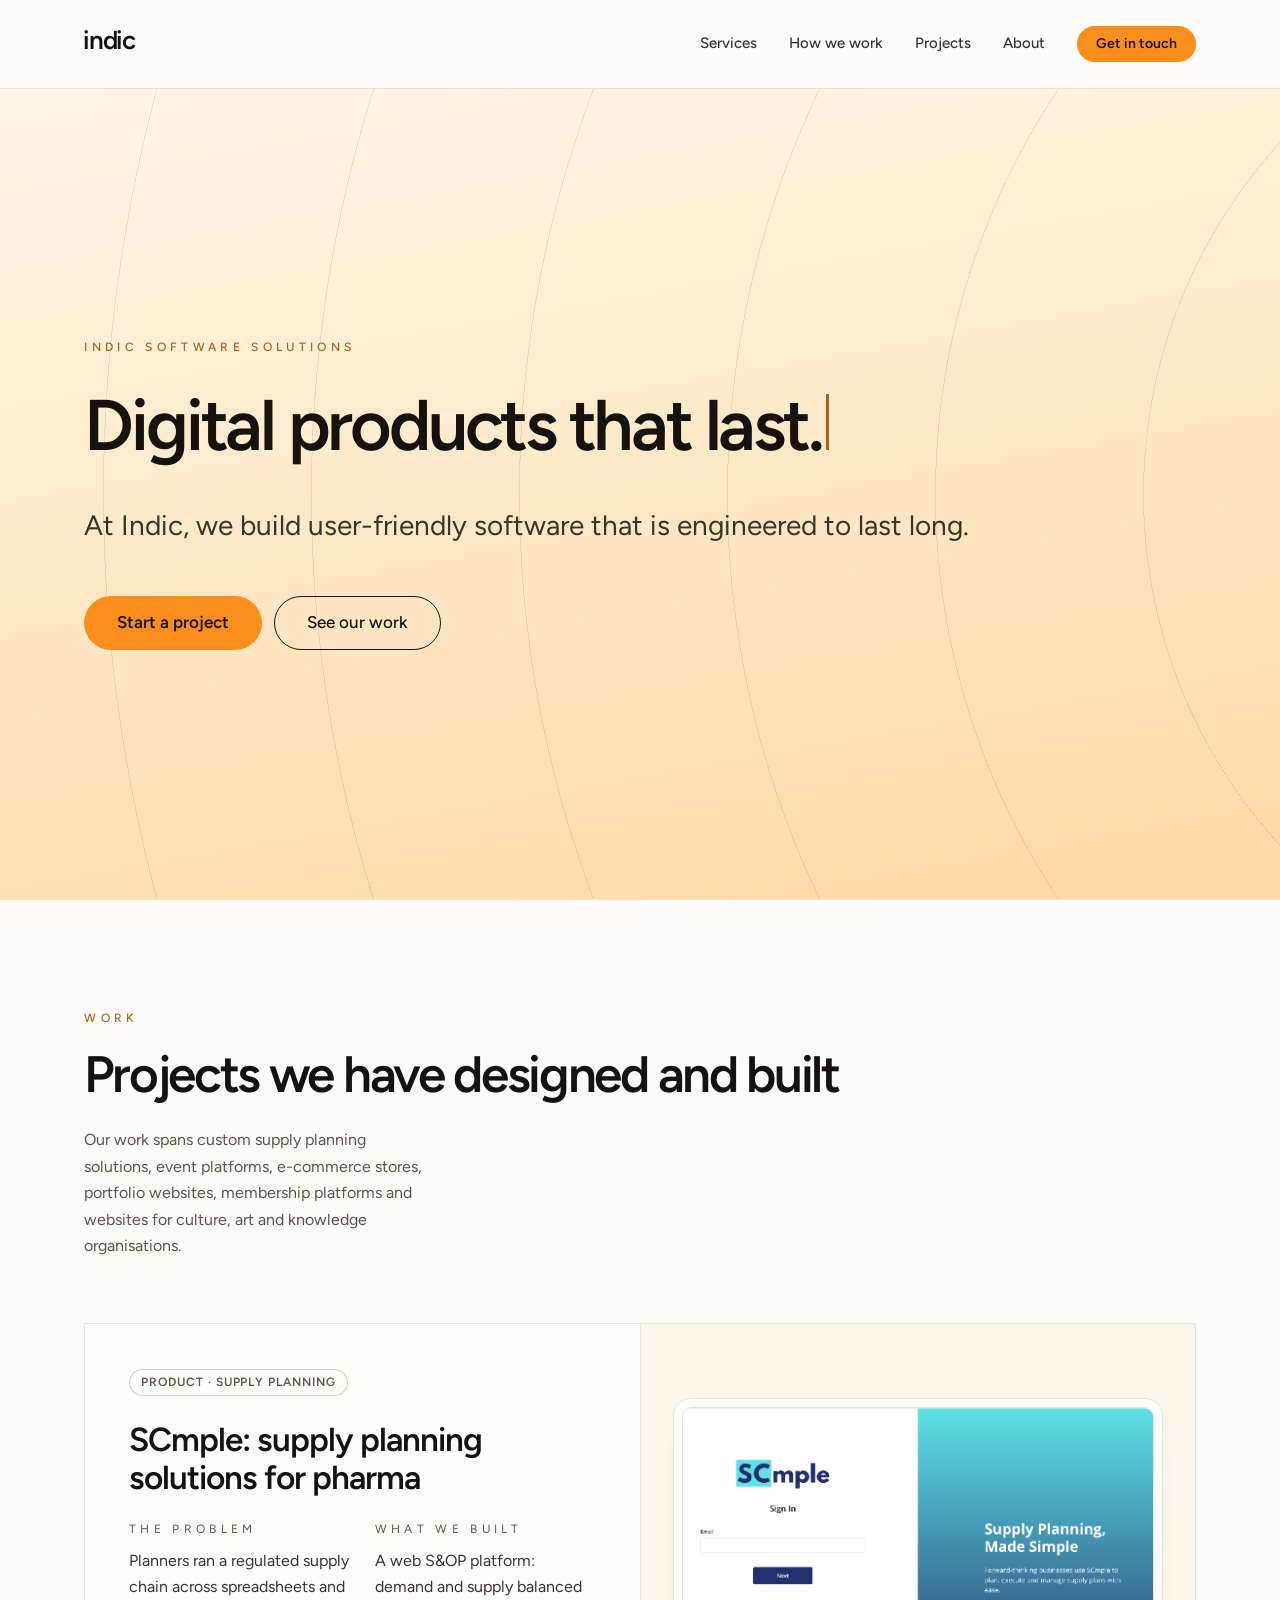
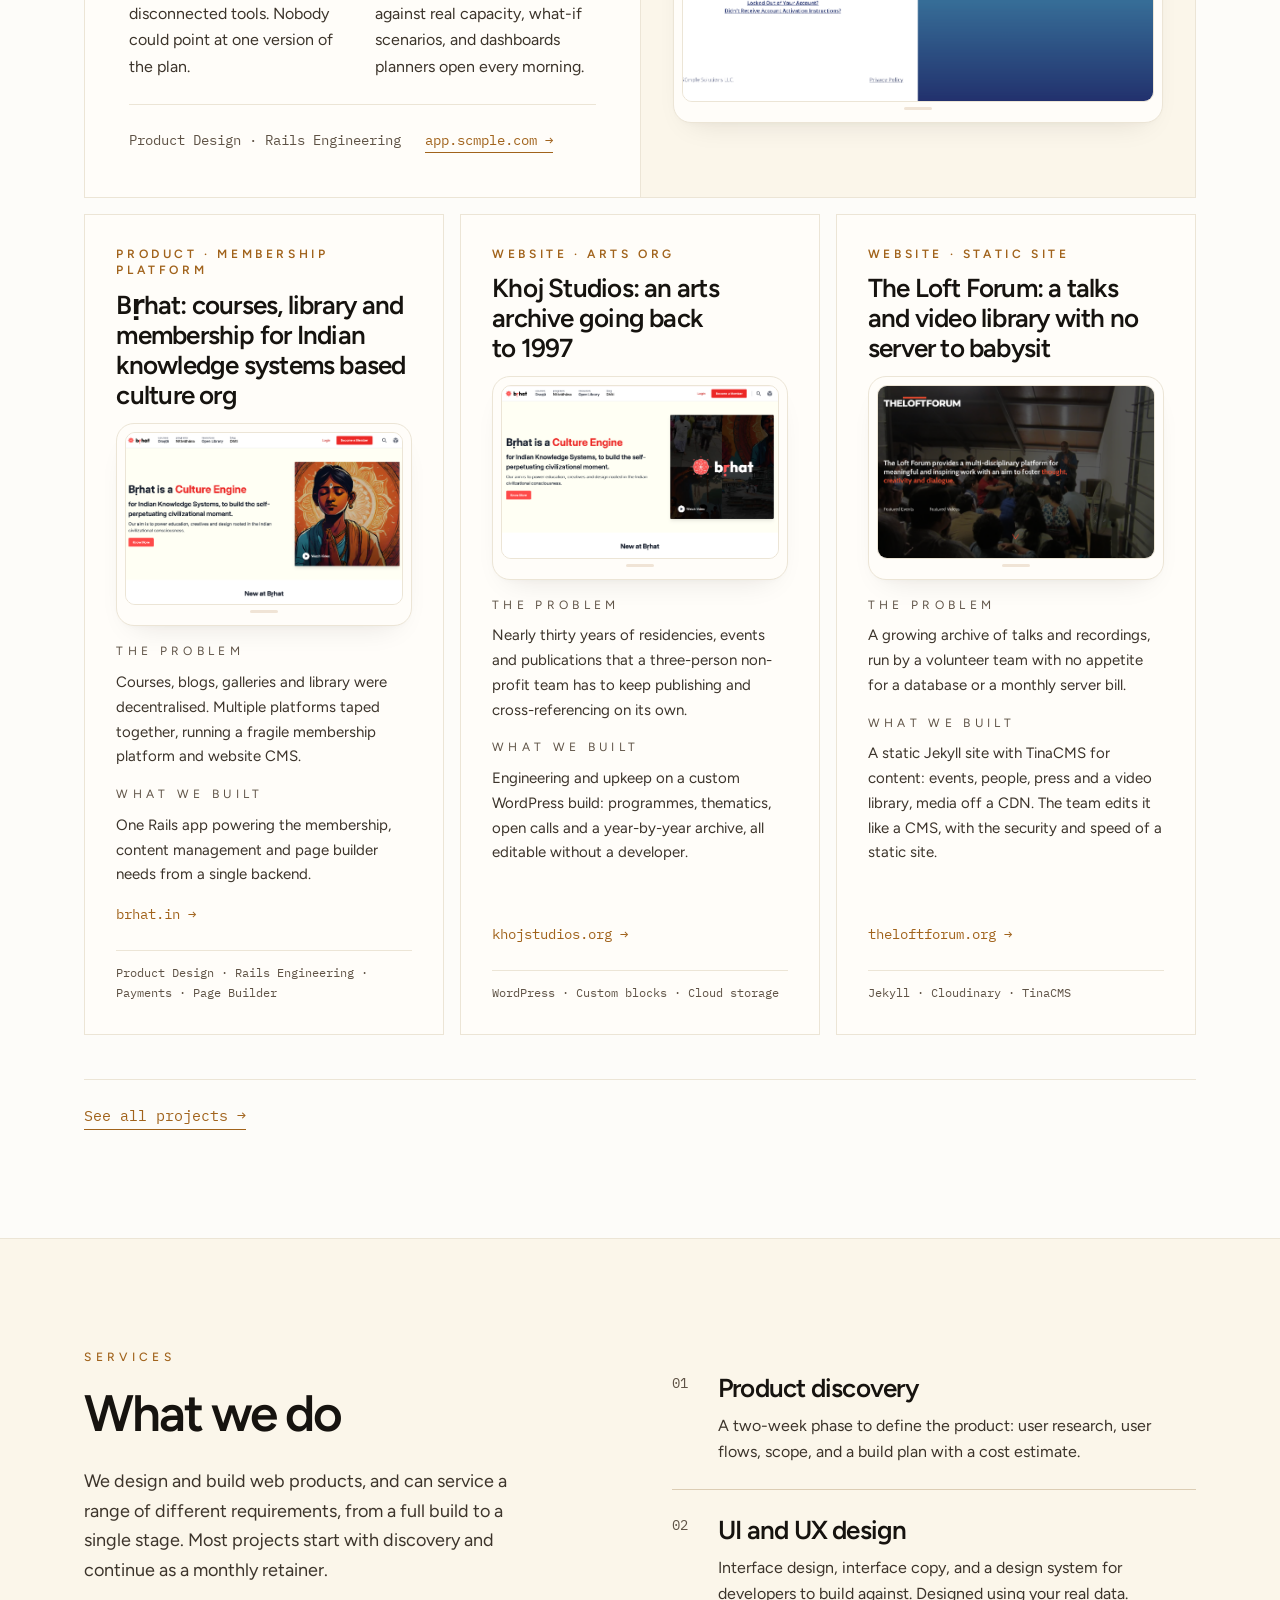
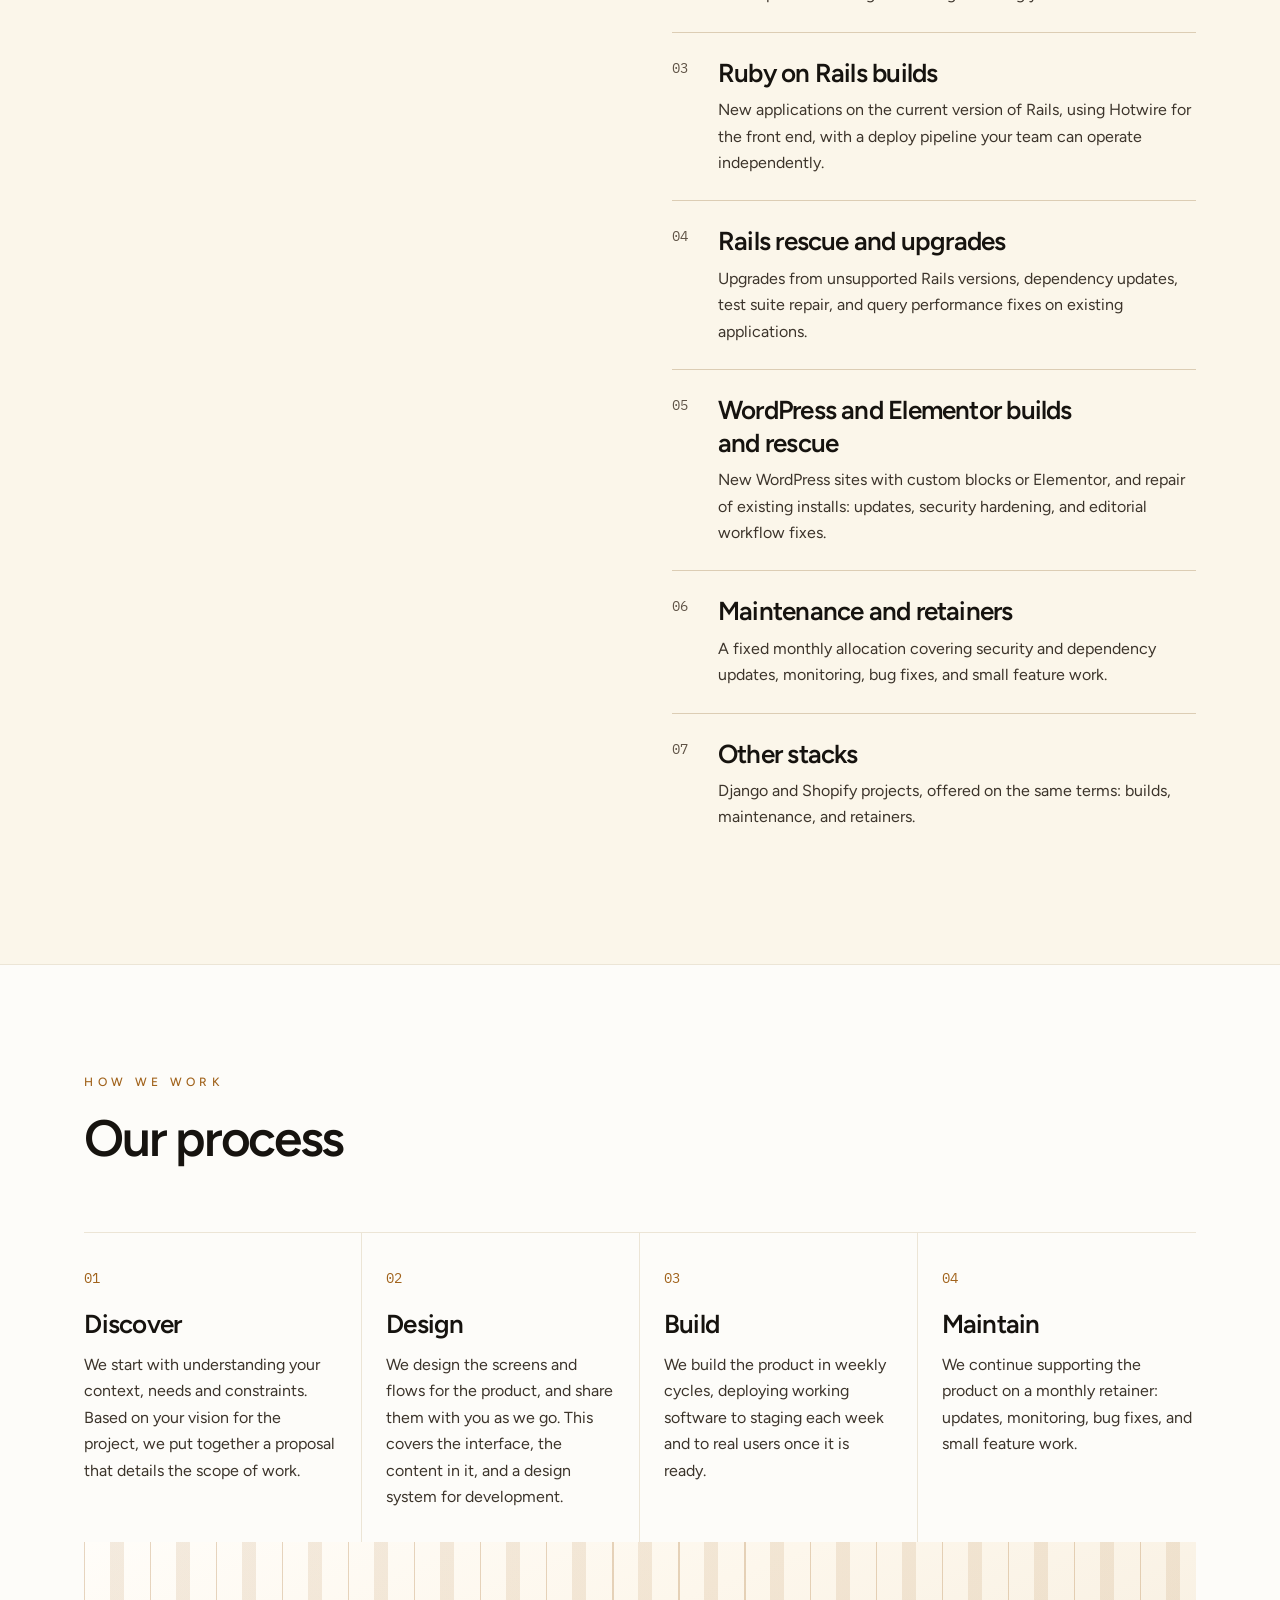
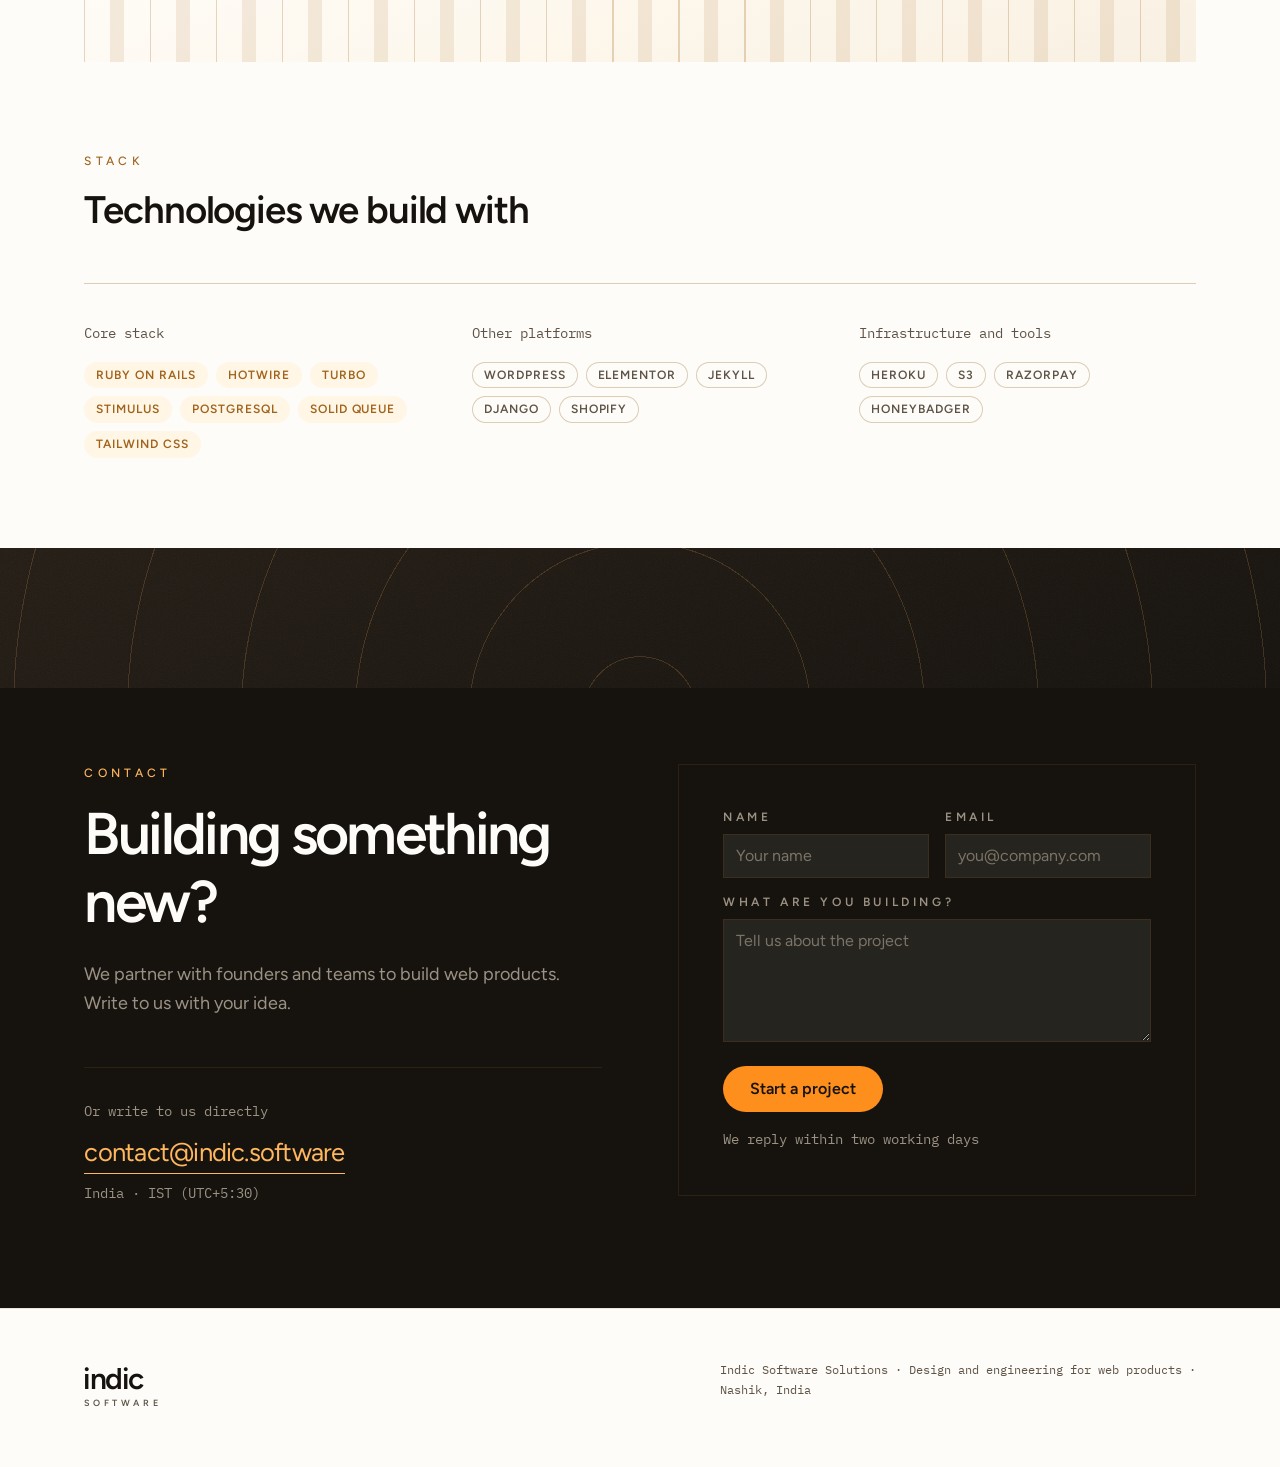
<file: index.html>
<!doctype html>
<html lang="en">
<head>
  <meta charset="utf-8">
  <meta name="viewport" content="width=device-width, initial-scale=1">
  <meta name="description" content="Indic Software designs and builds user-friendly web products that last.">
  <title>Indic Software Solutions</title>
  <link rel="icon" href="favicon.svg" type="image/svg+xml">
  <link rel="icon" href="favicon.ico" sizes="any">
  <link rel="stylesheet" href="styles.css">
  <script>document.documentElement.classList.add("js");</script>
  <script src="site.js" defer></script>
</head>
<body>
  <a class="skip-link" href="#main-content">Skip to main content</a>
  <div class="site">
    <div class="site-header-wrap">
      <header class="site-header" data-menu-open="false">
        <a class="wordmark-link" href="index.html" aria-label="Indic Software home">
          <span class="wordmark" data-animated-wordmark>
            <span class="wordmark-stack" aria-hidden="true">
              <span class="wordmark-script" lang="en" aria-hidden="false">indic</span>
              <span class="wordmark-script" lang="hi" aria-hidden="true">इंडिक</span>
            </span>
          </span>
        </a>
        <button class="menu-toggle" type="button" aria-label="Open menu" aria-expanded="false" aria-controls="site-nav">
          <span class="menu-toggle-line"></span>
          <span class="menu-toggle-line"></span>
          <span class="menu-toggle-line"></span>
        </button>
        <nav class="site-nav" id="site-nav" aria-label="Main navigation">
          <a href="#services">Services</a>
          <a href="#process">How we work</a>
          <a href="projects.html">Projects</a>
          <a href="about.html">About</a>
          <a class="button button-small" href="mailto:akshat@indic.software">Get in touch</a>
        </nav>
      </header>
    </div>

    <main id="main-content" tabindex="-1">
      <section class="hero-home" aria-labelledby="hero-title">
        <p class="eyebrow">Indic Software Solutions</p>
        <h1 class="hero-title" id="hero-title">
          <span class="sr-only">Digital products that last.</span>
          <span class="hero-title-measure" aria-hidden="true">Digital products that last.</span>
          <span class="hero-title-text" data-typed-title="Digital products that last." aria-hidden="true">
            <span class="typed-copy">Digital products that last.</span><span class="typing-caret" hidden></span>
          </span>
        </h1>
        <p class="hero-lead">At Indic, we build user-friendly software that is engineered to last long.</p>
        <div class="hero-actions">
          <a class="button button-large" href="mailto:akshat@indic.software">Start a project</a>
          <a class="button button-large button-outline" href="#work">See our work</a>
        </div>
      </section>

      <section class="section" id="work" aria-labelledby="work-title">
        <div class="section-heading-row" data-reveal>
          <div>
            <p class="eyebrow">Work</p>
            <h2 class="display-heading" id="work-title">Projects we have designed and built</h2>
          </div>
          <p class="section-intro">Our work spans custom supply planning solutions, event platforms, e-commerce stores, portfolio websites, membership platforms and websites for culture, art and knowledge organisations.</p>
        </div>

        <article class="featured-project" data-reveal>
          <div class="featured-copy">
            <div><span class="tag">Product · Supply Planning</span></div>
            <h3 class="featured-title">SCmple: supply planning solutions for pharma</h3>
            <div class="project-details">
              <div>
                <p class="detail-label">The problem</p>
                <p class="detail-copy">Planners ran a regulated supply chain across spreadsheets and disconnected tools. Nobody could point at one version of the plan.</p>
              </div>
              <div>
                <p class="detail-label">What we built</p>
                <p class="detail-copy">A web S&amp;OP platform: demand and supply balanced against real capacity, what-if scenarios, and dashboards planners open every morning.</p>
              </div>
            </div>
            <div class="project-meta">
              <span>Product Design · Rails Engineering</span>
              <a class="text-link" href="https://app.scmple.com/" target="_blank" rel="noopener noreferrer">app.scmple.com →</a>
            </div>
          </div>
          <div class="featured-shot">
            <div class="device-frame">
              <img src="uploads/t-scmple.png" alt="SCmple supply planning sign-in screen" width="720" height="391">
              <div class="device-home" aria-hidden="true"></div>
            </div>
          </div>
        </article>

        <div class="work-cards">
          <a class="case-card-link" href="https://www.brhat.in/" target="_blank" rel="noopener noreferrer" data-reveal>
            <article class="case-card">
              <p class="case-kicker">Product · Membership platform</p>
              <h3 class="case-title">Bṛhat: courses, library and membership for Indian knowledge systems based culture org</h3>
              <div class="case-body">
                <div class="device-frame">
                  <img src="uploads/t-brhat.png" alt="Bṛhat website home page" width="720" height="391" loading="lazy">
                  <div class="device-home" aria-hidden="true"></div>
                </div>
                <div>
                  <p class="detail-label">The problem</p>
                  <p class="detail-copy">Courses, blogs, galleries and library were decentralised. Multiple platforms taped together, running a fragile membership platform and website CMS.</p>
                </div>
                <div>
                  <p class="detail-label">What we built</p>
                  <p class="detail-copy">One Rails app powering the membership, content management and page builder needs from a single backend.</p>
                </div>
                <span class="case-domain">brhat.in →</span>
              </div>
              <p class="case-footer">Product Design · Rails Engineering · Payments · Page Builder</p>
            </article>
          </a>

          <a class="case-card-link" href="https://khojstudios.org/" target="_blank" rel="noopener noreferrer" data-reveal>
            <article class="case-card">
              <p class="case-kicker">Website · Arts org</p>
              <h3 class="case-title">Khoj Studios: an arts archive going back to 1997</h3>
              <div class="case-body">
                <div class="device-frame">
                  <img src="uploads/t-khoj.png" alt="Khoj Studios website home page" width="720" height="395" loading="lazy">
                  <div class="device-home" aria-hidden="true"></div>
                </div>
                <div>
                  <p class="detail-label">The problem</p>
                  <p class="detail-copy">Nearly thirty years of residencies, events and publications that a three-person non-profit team has to keep publishing and cross-referencing on its own.</p>
                </div>
                <div>
                  <p class="detail-label">What we built</p>
                  <p class="detail-copy">Engineering and upkeep on a custom WordPress build: programmes, thematics, open calls and a year-by-year archive, all editable without a developer.</p>
                </div>
                <span class="case-domain">khojstudios.org →</span>
              </div>
              <p class="case-footer">WordPress · Custom blocks · Cloud storage</p>
            </article>
          </a>

          <a class="case-card-link" href="https://theloftforum.org/" target="_blank" rel="noopener noreferrer" data-reveal>
            <article class="case-card">
              <p class="case-kicker">Website · Static site</p>
              <h3 class="case-title">The Loft Forum: a talks and video library with no server to babysit</h3>
              <div class="case-body">
                <div class="device-frame">
                  <img src="uploads/t-0806-1250.png" alt="The Loft Forum website home page" width="720" height="382" loading="lazy">
                  <div class="device-home" aria-hidden="true"></div>
                </div>
                <div>
                  <p class="detail-label">The problem</p>
                  <p class="detail-copy">A growing archive of talks and recordings, run by a volunteer team with no appetite for a database or a monthly server bill.</p>
                </div>
                <div>
                  <p class="detail-label">What we built</p>
                  <p class="detail-copy">A static Jekyll site with TinaCMS for content: events, people, press and a video library, media off a CDN. The team edits it like a CMS, with the security and speed of a static site.</p>
                </div>
                <span class="case-domain">theloftforum.org →</span>
              </div>
              <p class="case-footer">Jekyll · Cloudinary · TinaCMS</p>
            </article>
          </a>
        </div>

        <div class="all-projects-link" data-reveal>
          <a class="text-link" href="projects.html">See all projects →</a>
        </div>
      </section>

      <section class="section services-section" id="services" aria-labelledby="services-title">
        <div class="services-grid">
          <div class="services-intro" data-reveal>
            <p class="eyebrow">Services</p>
            <h2 class="display-heading" id="services-title">What we do</h2>
            <p class="services-lead">We design and build web products, and can service a range of different requirements, from a full build to a single stage. Most projects start with discovery and continue as a monthly retainer.</p>
          </div>
          <div>
            <article class="service-item" data-reveal>
              <span class="step-number">01</span>
              <div><h3 class="service-title">Product discovery</h3><p class="service-copy">A two-week phase to define the product: user research, user flows, scope, and a build plan with a cost estimate.</p></div>
            </article>
            <article class="service-item" data-reveal>
              <span class="step-number">02</span>
              <div><h3 class="service-title">UI and UX design</h3><p class="service-copy">Interface design, interface copy, and a design system for developers to build against. Designed using your real data.</p></div>
            </article>
            <article class="service-item" data-reveal>
              <span class="step-number">03</span>
              <div><h3 class="service-title">Ruby on Rails builds</h3><p class="service-copy">New applications on the current version of Rails, using Hotwire for the front end, with a deploy pipeline your team can operate independently.</p></div>
            </article>
            <article class="service-item" data-reveal>
              <span class="step-number">04</span>
              <div><h3 class="service-title">Rails rescue and upgrades</h3><p class="service-copy">Upgrades from unsupported Rails versions, dependency updates, test suite repair, and query performance fixes on existing applications.</p></div>
            </article>
            <article class="service-item" data-reveal>
              <span class="step-number">05</span>
              <div><h3 class="service-title">WordPress and Elementor builds and rescue</h3><p class="service-copy">New WordPress sites with custom blocks or Elementor, and repair of existing installs: updates, security hardening, and editorial workflow fixes.</p></div>
            </article>
            <article class="service-item" data-reveal>
              <span class="step-number">06</span>
              <div><h3 class="service-title">Maintenance and retainers</h3><p class="service-copy">A fixed monthly allocation covering security and dependency updates, monitoring, bug fixes, and small feature work.</p></div>
            </article>
            <article class="service-item" data-reveal>
              <span class="step-number">07</span>
              <div><h3 class="service-title">Other stacks</h3><p class="service-copy">Django and Shopify projects, offered on the same terms: builds, maintenance, and retainers.</p></div>
            </article>
          </div>
        </div>
      </section>

      <section class="section process-section" id="process" aria-labelledby="process-title">
        <div data-reveal>
          <p class="eyebrow">How we work</p>
          <h2 class="display-heading" id="process-title">Our process</h2>
        </div>
        <div class="process-grid">
          <article class="process-step" data-reveal>
            <span class="step-number">01</span>
            <h3 class="process-title">Discover</h3>
            <p class="process-copy">We start with understanding your context, needs and constraints. Based on your vision for the project, we put together a proposal that details the scope of work.</p>
          </article>
          <article class="process-step" data-reveal>
            <span class="step-number">02</span>
            <h3 class="process-title">Design</h3>
            <p class="process-copy">We design the screens and flows for the product, and share them with you as we go. This covers the interface, the content in it, and a design system for development.</p>
          </article>
          <article class="process-step" data-reveal>
            <span class="step-number">03</span>
            <h3 class="process-title">Build</h3>
            <p class="process-copy">We build the product in weekly cycles, deploying working software to staging each week and to real users once it is ready.</p>
          </article>
          <article class="process-step" data-reveal>
            <span class="step-number">04</span>
            <h3 class="process-title">Maintain</h3>
            <p class="process-copy">We continue supporting the product on a monthly retainer: updates, monitoring, bug fixes, and small feature work.</p>
          </article>
        </div>
        <div class="handloom-motif" aria-hidden="true"></div>
      </section>

      <section class="section stack-section" aria-labelledby="stack-title">
        <div>
          <p class="eyebrow">Stack</p>
          <h2 class="display-heading" id="stack-title">Technologies we build with</h2>
        </div>
        <div class="stack-grid">
          <div data-reveal>
            <p class="stack-label">Core stack</p>
            <div class="tag-list" aria-label="Core technologies">
              <span class="tag">Ruby on Rails</span><span class="tag">Hotwire</span><span class="tag">Turbo</span><span class="tag">Stimulus</span><span class="tag">PostgreSQL</span><span class="tag">Solid Queue</span><span class="tag">Tailwind CSS</span>
            </div>
          </div>
          <div data-reveal>
            <p class="stack-label">Other platforms</p>
            <div class="tag-list" aria-label="Other platforms">
              <span class="tag tag-outline">WordPress</span><span class="tag tag-outline">Elementor</span><span class="tag tag-outline">Jekyll</span><span class="tag tag-outline">Django</span><span class="tag tag-outline">Shopify</span>
            </div>
          </div>
          <div data-reveal>
            <p class="stack-label">Infrastructure and tools</p>
            <div class="tag-list" aria-label="Infrastructure and tools">
              <span class="tag tag-outline">Heroku</span><span class="tag tag-outline">S3</span><span class="tag tag-outline">Razorpay</span><span class="tag tag-outline">Honeybadger</span>
            </div>
          </div>
        </div>
      </section>

      <section class="contact-section" id="contact" aria-labelledby="contact-title">
        <div class="ink-motif" aria-hidden="true"></div>
        <div class="contact-grid">
          <div class="contact-copy" data-reveal>
            <div>
              <p class="eyebrow on-ink-eyebrow">Contact</p>
              <h2 class="contact-title" id="contact-title">Building something new?</h2>
              <p class="contact-lead">We partner with founders and teams to build web products. Write to us with your idea.</p>
            </div>
            <div class="direct-contact">
              <p class="mono-caption">Or write to us directly</p>
              <a class="contact-email" href="mailto:contact@indic.software">contact@indic.software</a>
              <p class="mono-caption">India · IST (UTC+5:30)</p>
            </div>
          </div>
          <form class="contact-form" action="mailto:contact@indic.software" method="post" enctype="text/plain" data-contact-form data-reveal>
            <div class="form-row">
              <label class="form-field">
                <span class="form-label">Name</span>
                <input class="form-input" name="name" type="text" autocomplete="name" placeholder="Your name" required>
              </label>
              <label class="form-field">
                <span class="form-label">Email</span>
                <input class="form-input" name="email" type="email" autocomplete="email" placeholder="you@company.com" required>
              </label>
            </div>
            <label class="form-field">
              <span class="form-label">What are you building?</span>
              <textarea class="form-input" name="message" rows="4" placeholder="Tell us about the project" required></textarea>
            </label>
            <div class="form-actions">
              <button class="button" type="submit">Start a project</button>
              <p class="mono-caption">We reply within two working days</p>
            </div>
          </form>
        </div>
      </section>
    </main>

    <footer class="site-footer">
      <div class="wordmark footer-wordmark" aria-label="Indic Software">
        <span class="wordmark-script" lang="en">indic</span>
        <span class="wordmark-caption">Software</span>
      </div>
      <p class="footer-copy">Indic Software Solutions · Design and engineering for web products · Nashik, India</p>
    </footer>
  </div>
</body>
</html>
</file>
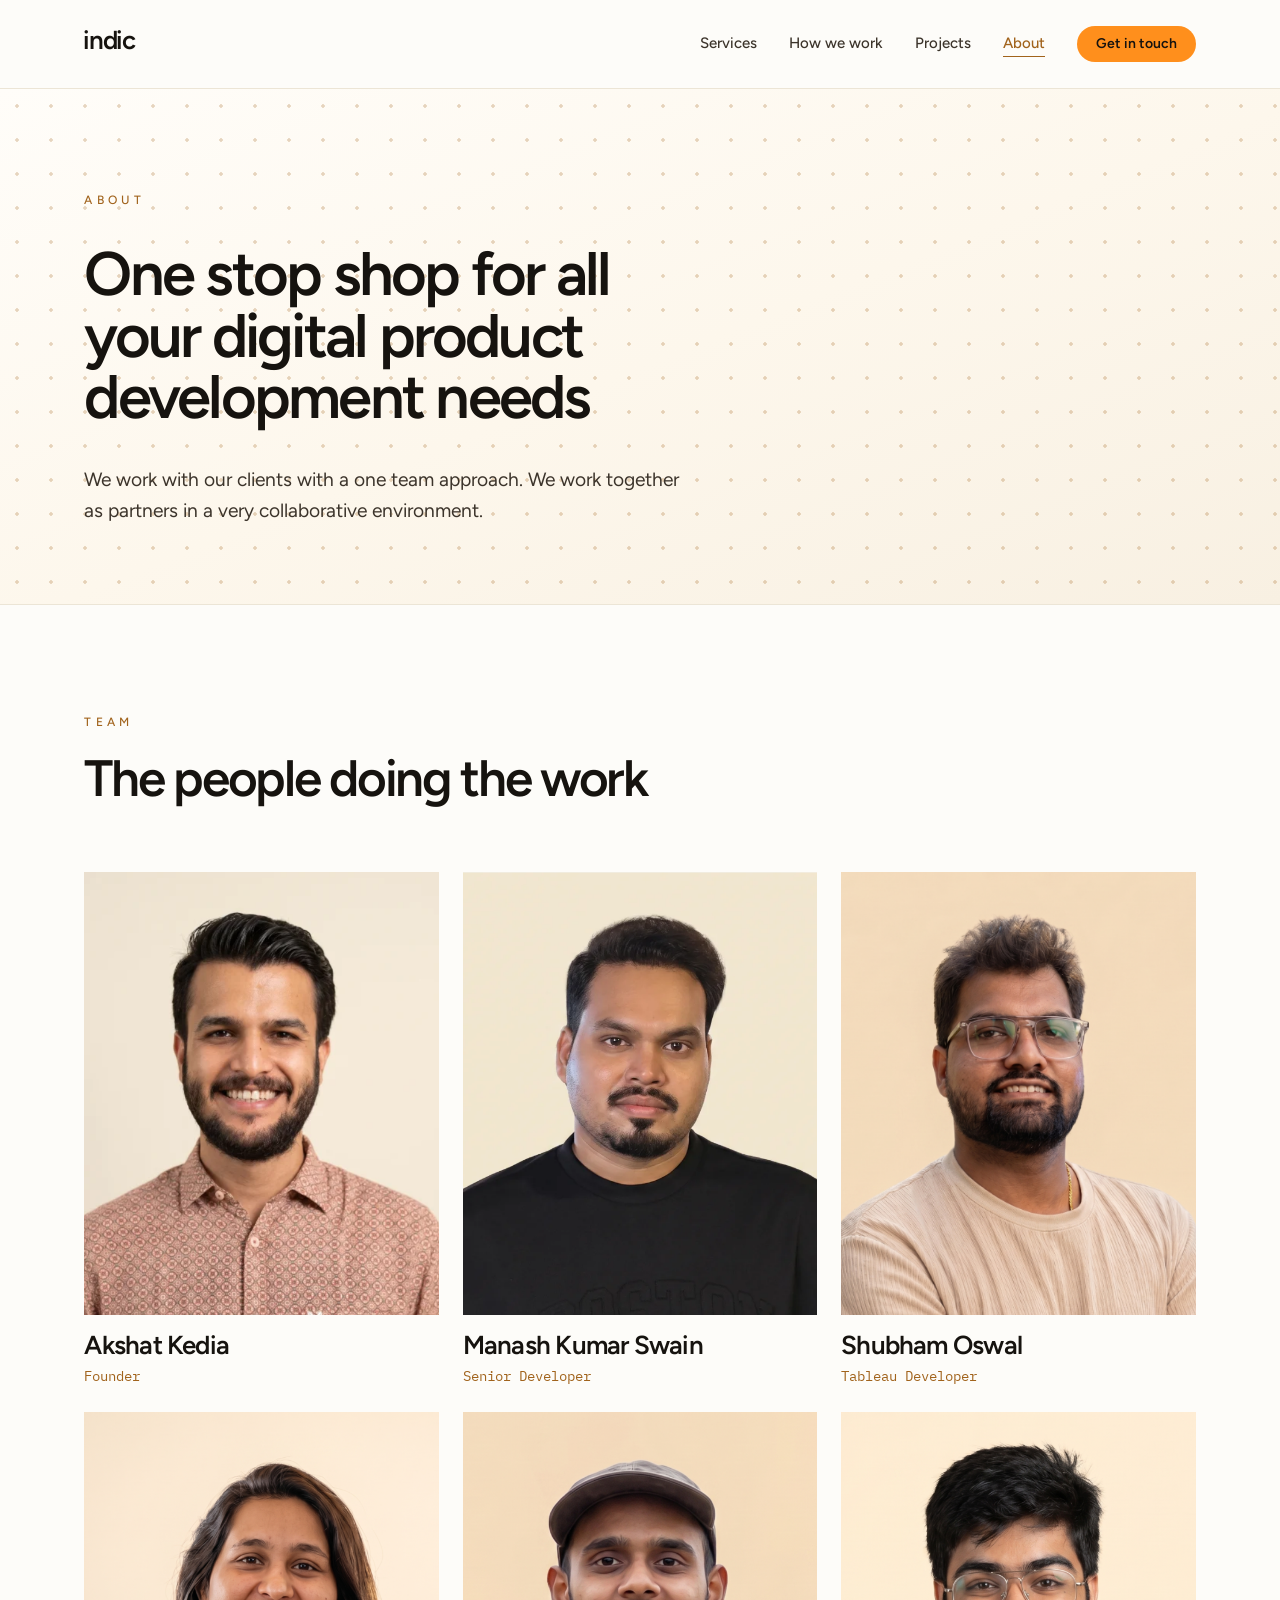
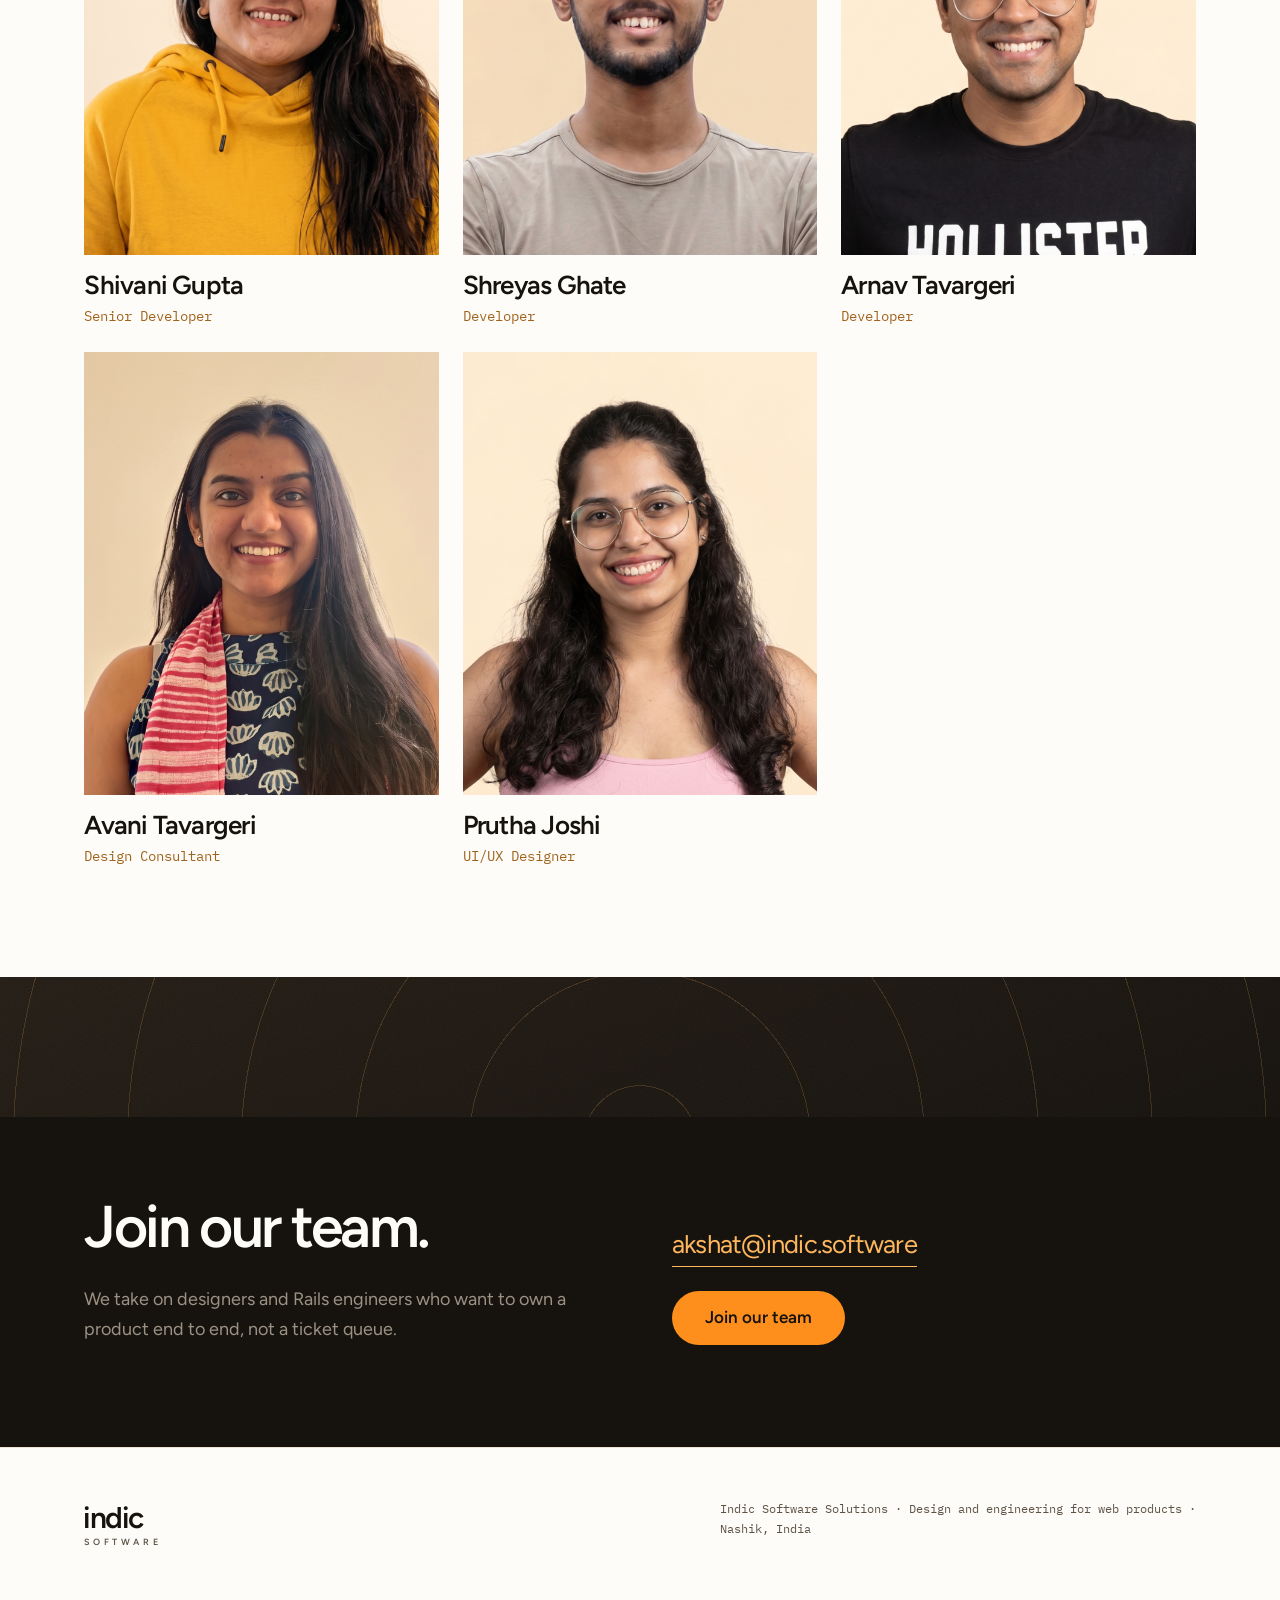
<file: about.html>
<!doctype html>
<html lang="en">
<head>
  <meta charset="utf-8">
  <meta name="viewport" content="width=device-width, initial-scale=1">
  <meta name="description" content="Meet the people who design and build products at Indic Software Solutions.">
  <title>About · Indic Software Solutions</title>
  <link rel="icon" href="favicon.svg" type="image/svg+xml">
  <link rel="icon" href="favicon.ico" sizes="any">
  <link rel="stylesheet" href="styles.css">
  <script>document.documentElement.classList.add("js");</script>
  <script src="site.js" defer></script>
</head>
<body>
  <a class="skip-link" href="#main-content">Skip to main content</a>
  <div class="site">
    <div class="site-header-wrap">
      <header class="site-header" data-menu-open="false">
        <a class="wordmark-link" href="index.html" aria-label="Indic Software home">
          <span class="wordmark" data-animated-wordmark>
            <span class="wordmark-stack" aria-hidden="true">
              <span class="wordmark-script" lang="en" aria-hidden="false">indic</span>
              <span class="wordmark-script" lang="hi" aria-hidden="true">इंडिक</span>
            </span>
          </span>
        </a>
        <button class="menu-toggle" type="button" aria-label="Open menu" aria-expanded="false" aria-controls="site-nav">
          <span class="menu-toggle-line"></span>
          <span class="menu-toggle-line"></span>
          <span class="menu-toggle-line"></span>
        </button>
        <nav class="site-nav" id="site-nav" aria-label="Main navigation">
          <a href="index.html#services">Services</a>
          <a href="index.html#process">How we work</a>
          <a href="projects.html">Projects</a>
          <a href="about.html" aria-current="page">About</a>
          <a class="button button-small" href="mailto:akshat@indic.software">Get in touch</a>
        </nav>
      </header>
    </div>

    <main id="main-content" tabindex="-1">
      <section class="page-hero about-hero" aria-labelledby="about-title">
        <div class="page-hero-content">
          <p class="eyebrow">About</p>
          <h1 class="page-title" id="about-title">One stop shop for all your digital product development needs</h1>
          <p class="page-lead">We work with our clients with a one team approach. We work together as partners in a very collaborative environment.</p>
        </div>
      </section>

      <section class="section" aria-labelledby="team-title">
        <div class="team-heading" data-reveal>
          <p class="eyebrow">Team</p>
          <h2 class="display-heading" id="team-title">The people doing the work</h2>
        </div>
        <div class="team-grid">
          <article class="team-member" data-reveal>
            <img class="team-photo" src="uploads/small-Akshat.png" alt="Akshat Kedia, founder at Indic Software" width="588" height="736">
            <div><h3 class="team-name">Akshat Kedia</h3><p class="team-role">Founder</p></div>
          </article>
          <article class="team-member" data-reveal>
            <img class="team-photo" src="uploads/small-Manash.png" alt="Manash Kumar Swain, senior developer at Indic Software" width="588" height="736" loading="lazy">
            <div><h3 class="team-name">Manash Kumar Swain</h3><p class="team-role">Senior Developer</p></div>
          </article>
          <article class="team-member" data-reveal>
            <img class="team-photo" src="uploads/small-Shubham.png" alt="Shubham Oswal, Tableau developer at Indic Software" width="560" height="560" loading="lazy">
            <div><h3 class="team-name">Shubham Oswal</h3><p class="team-role">Tableau Developer</p></div>
          </article>
          <article class="team-member" data-reveal>
            <img class="team-photo" src="uploads/small-Shivani.png" alt="Shivani Gupta, senior developer at Indic Software" width="588" height="735" loading="lazy">
            <div><h3 class="team-name">Shivani Gupta</h3><p class="team-role">Senior Developer</p></div>
          </article>
          <article class="team-member" data-reveal>
            <img class="team-photo" src="uploads/small-Shreyas.png" alt="Shreyas Ghate, developer at Indic Software" width="588" height="734" loading="lazy">
            <div><h3 class="team-name">Shreyas Ghate</h3><p class="team-role">Developer</p></div>
          </article>
          <article class="team-member" data-reveal>
            <img class="team-photo" src="uploads/small-Arnav.png" alt="Arnav Tavargeri, developer at Indic Software" width="588" height="736" loading="lazy">
            <div><h3 class="team-name">Arnav Tavargeri</h3><p class="team-role">Developer</p></div>
          </article>
          <article class="team-member" data-reveal>
            <img class="team-photo" src="uploads/small-Avani.png" alt="Avani Tavargeri, design consultant at Indic Software" width="588" height="736" loading="lazy">
            <div><h3 class="team-name">Avani Tavargeri</h3><p class="team-role">Design Consultant</p></div>
          </article>
          <article class="team-member" data-reveal>
            <img class="team-photo" src="uploads/small-Prutha.png" alt="Prutha Joshi, UI and UX designer at Indic Software" width="588" height="735" loading="lazy">
            <div><h3 class="team-name">Prutha Joshi</h3><p class="team-role">UI/UX Designer</p></div>
          </article>
        </div>
      </section>

      <section class="join-section" aria-labelledby="join-title">
        <div class="ink-motif" aria-hidden="true"></div>
        <div class="join-grid">
          <div data-reveal>
            <h2 class="join-title" id="join-title">Join our team.</h2>
            <p class="join-lead">We take on designers and Rails engineers who want to own a product end to end, not a ticket queue.</p>
          </div>
          <div class="join-actions" data-reveal>
            <a class="join-email" href="mailto:akshat@indic.software?subject=Joining%20the%20team">akshat@indic.software</a>
            <a class="button button-large" href="mailto:akshat@indic.software?subject=Joining%20the%20team">Join our team</a>
          </div>
        </div>
      </section>
    </main>

    <footer class="site-footer">
      <div class="wordmark footer-wordmark" aria-label="Indic Software">
        <span class="wordmark-script" lang="en">indic</span>
        <span class="wordmark-caption">Software</span>
      </div>
      <p class="footer-copy">Indic Software Solutions · Design and engineering for web products · Nashik, India</p>
    </footer>
  </div>
</body>
</html>
</file>
<file: styles.css>
@import url("https://fonts.googleapis.com/css2?family=Anek+Devanagari:wght@300;400;500;600&family=Figtree:wght@400;500;600;700&family=IBM+Plex+Mono:wght@400;500&display=swap");

:root {
  --ink-900: #16130f;
  --ink-700: #3c342b;
  --ink-500: #5f5346;
  --paper-000: #fffdf9;
  --paper-100: #fdfcf9;
  --paper-200: #fbf6ea;
  --line-200: #ece5d6;
  --line-300: #dccdb4;
  --marigold-500: #ff8f1c;
  --amber-600: #a1631c;
  --turmeric-400: #ffb75e;
  --sand-100: #ffe9c9;
  --sand-050: #fff6e6;
  --tint-amber-12: rgba(161, 99, 28, 0.12);
  --tint-amber-16: rgba(161, 99, 28, 0.16);
  --tint-amber-26: rgba(161, 99, 28, 0.26);
  --tint-turmeric-16: rgba(255, 183, 94, 0.16);
  --text-primary: var(--ink-900);
  --text-body: var(--ink-700);
  --text-secondary: var(--ink-500);
  --text-accent: var(--amber-600);
  --text-on-ink: var(--paper-100);
  --text-on-ink-muted: #9c9284;
  --surface-page: var(--paper-100);
  --surface-card: var(--paper-000);
  --surface-sunken: var(--paper-200);
  --surface-ink: var(--ink-900);
  --border-hairline: var(--line-200);
  --focus-ring: var(--amber-600);
  --wash-sunrise: linear-gradient(170deg, #fff6e6 0%, #ffe9c9 46%, #ffd9a3 100%);
  --wash-paper: linear-gradient(158deg, #fffdf9 0%, #fdf7ec 52%, #f8f0e2 100%);
  --wash-ink: linear-gradient(160deg, #241d16 0%, #16130f 100%);
  --wordmark-sweep: linear-gradient(96deg, #ffb03c 0%, #ff8f1c 34%, #e0611f 66%, #b93a2b 100%);
  --grain: url("[data-uri]");
  --font-latin: "Figtree", system-ui, -apple-system, sans-serif;
  --font-devanagari: "Anek Devanagari", "Figtree", sans-serif;
  --font-mono: "IBM Plex Mono", ui-monospace, monospace;
  --leading-display: 1;
  --leading-heading: 1.15;
  --leading-body: 1.65;
  --tracking-wordmark: -0.05em;
  --tracking-display: -0.045em;
  --tracking-heading: -0.03em;
  --tracking-caption: 0.36em;
  --tracking-eyebrow: 0.3em;
  --space-1: 4px;
  --space-2: 8px;
  --space-3: 12px;
  --space-4: 16px;
  --space-5: 24px;
  --space-6: 32px;
  --gutter-page: clamp(24px, 6.6vw, 96px);
  --measure-prose: 68ch;
  --ease-out: cubic-bezier(0.22, 0.61, 0.36, 1);
}

*,
*::before,
*::after {
  box-sizing: border-box;
}

html {
  scroll-behavior: smooth;
  scroll-padding-top: 24px;
  -webkit-font-smoothing: antialiased;
  text-rendering: optimizeLegibility;
}

body {
  margin: 0;
  color: var(--text-body);
  background-color: var(--surface-page);
  background-image: var(--grain), var(--wash-paper);
  background-blend-mode: soft-light, normal;
  background-size: 140px 140px, auto;
  font-family: var(--font-latin);
  font-size: 16px;
  line-height: var(--leading-body);
}

body,
button,
input,
textarea {
  font-family: var(--font-latin);
}

img {
  display: block;
  max-width: 100%;
}

h1,
h2,
h3,
p,
figure,
blockquote {
  margin: 0;
}

h1,
h2,
h3 {
  color: var(--text-primary);
  font-weight: 600;
  text-wrap: pretty;
}

a {
  color: var(--text-accent);
  text-decoration: none;
  transition: color 120ms var(--ease-out);
}

a:hover {
  color: var(--text-primary);
}

button,
input,
textarea {
  font: inherit;
}

:focus-visible {
  outline: 2px solid var(--focus-ring);
  outline-offset: 2px;
}

::selection {
  background: var(--sand-100);
}

.skip-link {
  position: fixed;
  top: 8px;
  left: 8px;
  z-index: 100;
  padding: 10px 16px;
  color: var(--text-on-ink);
  background: var(--surface-ink);
  transform: translateY(-150%);
}

.skip-link:focus {
  color: var(--text-on-ink);
  transform: translateY(0);
}

.site {
  max-width: 1440px;
  min-height: 100vh;
  margin: 0 auto;
  overflow-x: clip;
  background: var(--surface-page);
}

.site-header-wrap {
  position: sticky;
  top: 0;
  z-index: 40;
  background: var(--surface-page);
}

.site-header {
  display: flex;
  align-items: center;
  justify-content: space-between;
  min-height: 89px;
  gap: var(--space-6);
  padding: 22px var(--gutter-page);
  border-bottom: 1px solid var(--border-hairline);
}

.wordmark-link {
  display: inline-flex;
  min-height: 44px;
  align-items: center;
  color: inherit;
}

.wordmark {
  display: inline-flex;
  flex-direction: column;
  align-items: flex-start;
  gap: 4px;
  line-height: 1;
}

.wordmark-stack {
  display: grid;
  align-items: baseline;
  justify-items: start;
}

.wordmark-script {
  grid-area: 1 / 1;
  visibility: visible;
  color: var(--text-primary);
  font-size: 26px;
  clip-path: inset(-15% -8% -25% -8%);
  transition: clip-path 620ms var(--ease-out);
}

.wordmark-script[lang="en"] {
  margin-left: -0.047em;
  font-weight: 600;
  line-height: 0.9;
  letter-spacing: var(--tracking-wordmark);
}

.wordmark-script[lang="hi"] {
  margin-left: -0.08em;
  padding: 0 0.08em;
  overflow: visible;
  color: transparent;
  background-image: var(--wordmark-sweep);
  -webkit-background-clip: text;
  background-clip: text;
  font-family: var(--font-devanagari);
  font-weight: 500;
  line-height: 1.1;
}

.wordmark-script[aria-hidden="true"] {
  visibility: hidden;
  clip-path: inset(-15% 108% -25% -8%);
  transition: clip-path 620ms var(--ease-out), visibility 0ms linear 620ms;
}

.wordmark-caption {
  font-size: 9px;
  font-weight: 600;
  line-height: var(--leading-body);
  letter-spacing: 0.4em;
  text-transform: uppercase;
  color: var(--text-secondary);
}

.footer-wordmark {
  gap: 4.5px;
}

.footer-wordmark .wordmark-script {
  font-size: 30px;
}

.site-nav {
  display: flex;
  align-items: center;
  gap: var(--space-6);
}

.site-nav > a:not(.button) {
  position: relative;
  white-space: nowrap;
  color: var(--text-body);
  border-bottom: 1px solid transparent;
  font-size: 15px;
  font-weight: 500;
}

.site-nav > a:not(.button)::after {
  position: absolute;
  top: 50%;
  right: -6px;
  left: -6px;
  height: 44px;
  content: "";
  transform: translateY(-50%);
}

.site-nav > a[aria-current="page"] {
  color: var(--text-accent);
  border-color: currentColor;
}

.menu-toggle {
  display: none;
  width: 44px;
  height: 44px;
  margin-right: -10px;
  padding: 0;
  border: 0;
  background: transparent;
  cursor: pointer;
}

.menu-toggle-line {
  display: block;
  width: 22px;
  height: 2px;
  margin: 0;
  border-radius: 2px;
  background: var(--ink-900);
  transition: transform 200ms var(--ease-out), opacity 200ms var(--ease-out);
}

.site-header[data-menu-open="true"] .menu-toggle-line:nth-child(1) {
  transform: translateY(7px) rotate(45deg);
}

.site-header[data-menu-open="true"] .menu-toggle-line:nth-child(2) {
  opacity: 0;
}

.site-header[data-menu-open="true"] .menu-toggle-line:nth-child(3) {
  transform: translateY(-7px) rotate(-45deg);
}

.button {
  display: inline-flex;
  width: fit-content;
  min-height: 40px;
  align-items: center;
  justify-content: center;
  padding: 13px 26px;
  border: 1px solid transparent;
  border-radius: 999px;
  color: var(--ink-900);
  background: var(--marigold-500);
  font-size: 16px;
  font-weight: 600;
  line-height: 1.1;
  cursor: pointer;
  transition: background 120ms var(--ease-out), color 120ms var(--ease-out), border-color 120ms var(--ease-out);
}

.button:hover {
  color: var(--paper-100);
  border-color: var(--amber-600);
  background: var(--amber-600);
}

.button-small {
  min-height: 36px;
  padding: 9px 18px;
  font-size: 14px;
}

.button-large {
  min-height: 54px;
  padding: 16px 32px;
  font-size: 17px;
}

.button-outline {
  color: var(--text-primary);
  border-color: var(--text-primary);
  background: transparent;
  font-weight: 500;
}

.button-outline:hover {
  color: var(--text-primary);
  border-color: var(--text-primary);
  background: var(--sand-050);
}

.eyebrow {
  margin-bottom: var(--space-4);
  color: var(--text-accent);
  font-size: 12px;
  font-weight: 500;
  letter-spacing: var(--tracking-caption);
  line-height: var(--leading-body);
  text-transform: uppercase;
}

.display-heading {
  font-size: clamp(30px, 4vw, 52px);
  line-height: var(--leading-heading);
  letter-spacing: var(--tracking-display);
}

.page-hero {
  position: relative;
  overflow: hidden;
  border-bottom: 1px solid var(--border-hairline);
  background-image: var(--wash-sunrise);
}

.page-hero-content {
  position: relative;
  z-index: 1;
  max-width: 78ch;
  padding: clamp(56px, 8vw, 120px) var(--gutter-page) clamp(48px, 6vw, 88px);
}

.page-hero .eyebrow {
  margin-bottom: clamp(20px, 3vw, 32px);
}

.page-title {
  font-size: clamp(34px, 4.8vw, 64px);
  line-height: var(--leading-display);
  letter-spacing: var(--tracking-display);
}

.page-lead {
  margin-top: clamp(24px, 3vw, 36px);
  color: var(--ink-700);
  font-size: clamp(19px, 1.5vw, 22px);
  line-height: var(--leading-body);
  text-wrap: pretty;
}

.hero-home {
  --hero-rings: repeating-radial-gradient(circle at 130% 50%, transparent 0 104px, var(--tint-amber-16) 104px 105px, transparent 105px 208px);
  min-height: calc(100svh - 89px);
  display: flex;
  flex-direction: column;
  justify-content: center;
  padding: clamp(56px, 8vw, 120px) var(--gutter-page);
  border-bottom: 1px solid var(--border-hairline);
  background-image: var(--hero-rings), var(--wash-sunrise);
}

.hero-home .eyebrow {
  margin-bottom: clamp(20px, 3vw, 32px);
}

.hero-title {
  position: relative;
  max-width: 17ch;
  font-size: clamp(38px, 5.6vw, 84px);
  line-height: var(--leading-display);
  letter-spacing: var(--tracking-display);
}

.hero-title-measure {
  visibility: hidden;
}

.hero-title-text {
  position: absolute;
  inset: 0;
}

.typing-caret {
  display: inline-block;
  width: 0.05em;
  height: 0.78em;
  margin-left: 0.06em;
  background: var(--text-accent);
  animation: caret-blink 900ms step-end infinite;
}

@keyframes caret-blink {
  0%, 100% { opacity: 1; }
  50% { opacity: 0; }
}

.hero-lead {
  max-width: 52ch;
  margin-top: clamp(24px, 3.4vw, 40px);
  color: var(--ink-700);
  font-size: clamp(28px, 1.9vw, 32px);
  line-height: var(--leading-body);
  text-wrap: pretty;
}

.hero-actions {
  display: flex;
  flex-wrap: wrap;
  gap: var(--space-3);
  margin-top: clamp(32px, 4vw, 48px);
}

.section {
  padding: clamp(64px, 8.5vw, 128px) var(--gutter-page);
}

.section-heading-row {
  display: flex;
  flex-wrap: wrap;
  align-items: flex-end;
  justify-content: space-between;
  gap: var(--space-5);
  margin-bottom: clamp(40px, 5vw, 72px);
}

.section-heading-row .display-heading {
  max-width: 24ch;
}

.section-intro {
  max-width: 34ch;
  color: var(--text-secondary);
  font-size: 16px;
  line-height: var(--leading-body);
}

.featured-project {
  display: grid;
  grid-template-columns: repeat(auto-fit, minmax(min(340px, 100%), 1fr));
  align-items: stretch;
  border: 1px solid var(--border-hairline);
  background: var(--surface-card);
}

.featured-copy {
  display: flex;
  flex-direction: column;
  gap: var(--space-5);
  padding: clamp(28px, 3.4vw, 48px);
}

.featured-title {
  font-size: clamp(26px, 2.6vw, 42px);
  line-height: var(--leading-heading);
  letter-spacing: var(--tracking-heading);
}

.tag {
  display: inline-flex;
  align-items: center;
  padding: 5px 12px;
  border-radius: 999px;
  box-shadow: inset 0 0 0 1px var(--line-300);
  color: var(--text-secondary);
  font-size: 12px;
  font-weight: 600;
  letter-spacing: 0.08em;
  line-height: 1.4;
  text-transform: uppercase;
}

.project-details {
  display: grid;
  grid-template-columns: repeat(auto-fit, minmax(min(220px, 100%), 1fr));
  gap: var(--space-5);
}

.detail-label {
  margin-bottom: var(--space-2);
  color: var(--text-secondary);
  font-size: 12px;
  letter-spacing: var(--tracking-caption);
  text-transform: uppercase;
}

.detail-copy {
  color: var(--text-body);
  font-size: 16px;
  line-height: var(--leading-body);
}

.project-meta {
  display: flex;
  flex-wrap: wrap;
  align-items: baseline;
  gap: var(--space-2) var(--space-5);
  margin-top: auto;
  padding-top: var(--space-5);
  border-top: 1px solid var(--border-hairline);
  color: var(--text-secondary);
  font-family: var(--font-mono);
  font-size: 14px;
}

.text-link {
  border-bottom: 1px solid currentColor;
}

.featured-shot {
  display: flex;
  min-height: 380px;
  align-items: center;
  justify-content: center;
  padding: clamp(20px, 3vw, 32px);
  border-left: 1px solid var(--border-hairline);
  background: var(--surface-sunken);
}

.device-frame {
  display: block;
  width: 100%;
  padding: 8px 8px 12px;
  border: 1px solid var(--border-hairline);
  border-radius: 18px;
  background: var(--surface-card);
  box-shadow: 0 14px 30px -18px rgba(31, 24, 12, 0.14), 0 3px 10px -6px rgba(31, 24, 12, 0.06);
}

.device-frame img {
  width: 100%;
  height: auto;
  aspect-ratio: 16 / 10;
  border: 1px solid var(--border-hairline);
  border-radius: 10px;
  object-fit: cover;
  object-position: center;
  background: var(--surface-sunken);
}

.device-frame img.image-contain {
  object-fit: contain;
}

.device-frame img.image-top {
  object-position: top center;
}

.device-home {
  display: block;
  width: 28px;
  height: 3px;
  margin: 5px auto 0;
  border-radius: 999px;
  background: var(--tint-amber-16);
}

.work-cards {
  display: grid;
  grid-template-columns: repeat(3, 1fr);
  gap: var(--space-4);
  margin-top: var(--space-4);
}

.case-card-link {
  display: flex;
  height: 100%;
  color: inherit;
}

.case-card {
  display: flex;
  width: 100%;
  flex-direction: column;
  gap: var(--space-3);
  padding: var(--space-6);
  background: var(--surface-card);
  box-shadow: inset 0 0 0 1px var(--border-hairline);
  transition: background 200ms var(--ease-out);
}

.case-card-link:hover .case-card {
  background: var(--paper-200);
}

.case-card-link:hover {
  color: inherit;
}

.case-kicker {
  color: var(--text-accent);
  font-size: 12px;
  font-weight: 600;
  letter-spacing: var(--tracking-eyebrow);
  line-height: 1.4;
  text-transform: uppercase;
}

.case-title {
  color: var(--text-primary);
  font-size: 26px;
  line-height: var(--leading-heading);
  letter-spacing: var(--tracking-heading);
}

.case-body {
  display: flex;
  flex: 1;
  flex-direction: column;
  gap: var(--space-4);
  color: var(--text-secondary);
  font-size: 15px;
  line-height: var(--leading-body);
}

.case-body .detail-copy {
  font-size: 15px;
}

.case-domain {
  margin-top: auto;
  color: var(--text-accent);
  font-family: var(--font-mono);
  font-size: 14px;
}

.case-footer {
  margin-top: var(--space-3);
  padding-top: var(--space-3);
  border-top: 1px solid var(--border-hairline);
  color: var(--text-secondary);
  font-family: var(--font-mono);
  font-size: 12px;
}

.all-projects-link {
  display: flex;
  justify-content: flex-start;
  margin-top: clamp(28px, 3.5vw, 44px);
  padding-top: var(--space-5);
  border-top: 1px solid var(--border-hairline);
  font-family: var(--font-mono);
  font-size: 15px;
}

.services-section {
  border-top: 1px solid var(--border-hairline);
  border-bottom: 1px solid var(--border-hairline);
  background: var(--surface-sunken);
}

.services-grid {
  display: grid;
  grid-template-columns: repeat(auto-fit, minmax(min(320px, 100%), 1fr));
  align-items: start;
  gap: clamp(32px, 5vw, 72px);
}

.services-intro {
  position: sticky;
  top: clamp(32px, 4vw, 56px);
}

.services-intro .display-heading {
  max-width: 18ch;
}

.services-lead {
  max-width: 38ch;
  margin-top: var(--space-5);
  color: var(--text-body);
  font-size: 18px;
  line-height: var(--leading-body);
}

.service-item {
  display: grid;
  grid-template-columns: 3ch 1fr;
  gap: var(--space-4);
  padding: var(--space-5) 0;
  border-bottom: 1px solid var(--line-300);
}

.service-item:last-child {
  border-bottom: 0;
}

.step-number {
  color: var(--text-secondary);
  font-family: var(--font-mono);
  font-size: 14px;
}

.service-title,
.process-title {
  margin-bottom: var(--space-2);
  font-size: 26px;
  line-height: 1.25;
  letter-spacing: var(--tracking-heading);
}

.service-copy,
.process-copy {
  color: var(--text-body);
  font-size: 16px;
  line-height: var(--leading-body);
}

.process-section {
  padding-bottom: 0;
}

.process-grid {
  display: grid;
  grid-template-columns: repeat(4, 1fr);
  margin-top: clamp(40px, 5vw, 72px);
  border-top: 1px solid var(--border-hairline);
}

.process-step {
  padding: var(--space-6) var(--space-5);
  border-right: 1px solid var(--border-hairline);
}

.process-step:first-child {
  padding-left: 0;
}

.process-step:last-child {
  padding-right: 0;
  border-right: 0;
}

.process-step .step-number {
  color: var(--text-accent);
}

.process-title {
  margin-top: var(--space-4);
  margin-bottom: var(--space-3);
}

.handloom-motif {
  height: 120px;
  background-image: repeating-linear-gradient(90deg, var(--tint-amber-26) 0 1.5px, transparent 1.5px 26px, var(--tint-amber-12) 26px 40px, transparent 40px 66px), var(--wash-paper);
}

.stack-section {
  padding-top: clamp(56px, 7vw, 104px);
  padding-bottom: clamp(56px, 7vw, 104px);
}

.stack-section .display-heading {
  max-width: 20ch;
  font-size: clamp(26px, 3vw, 42px);
  letter-spacing: var(--tracking-heading);
}

.stack-grid {
  display: grid;
  grid-template-columns: repeat(auto-fit, minmax(min(260px, 100%), 1fr));
  gap: clamp(32px, 4vw, 56px);
  margin-top: clamp(32px, 4vw, 56px);
  padding-top: clamp(28px, 3vw, 40px);
  border-top: 1px solid var(--line-300);
}

.stack-label {
  margin-bottom: var(--space-4);
  color: var(--text-secondary);
  font-family: var(--font-mono);
  font-size: 14px;
}

.tag-list {
  display: flex;
  flex-wrap: wrap;
  gap: var(--space-2);
}

.tag-list .tag:not(.tag-outline) {
  color: var(--amber-600);
  background: var(--sand-050);
  box-shadow: none;
}

.ink-motif {
  height: 140px;
  background-color: var(--surface-ink);
  background-image: var(--grain), repeating-radial-gradient(circle at 50% 118%, transparent 0 56px, var(--tint-turmeric-16) 56px 57px, transparent 57px 114px), var(--wash-ink);
  background-blend-mode: soft-light, normal, normal;
  background-size: 140px 140px, auto, auto;
}

.contact-section,
.join-section {
  background: var(--surface-ink);
}

.contact-grid,
.join-grid {
  display: grid;
  grid-template-columns: repeat(auto-fit, minmax(min(320px, 100%), 1fr));
  align-items: start;
  gap: clamp(40px, 6vw, 96px);
  padding: clamp(48px, 6vw, 96px) var(--gutter-page) clamp(64px, 8vw, 120px);
}

.contact-copy {
  display: flex;
  flex-direction: column;
  gap: clamp(28px, 4vw, 48px);
}

.on-ink-eyebrow {
  color: var(--turmeric-400);
}

.contact-title,
.join-title {
  max-width: 20ch;
  color: var(--text-on-ink);
  font-size: clamp(32px, 4.6vw, 66px);
  line-height: var(--leading-heading);
  letter-spacing: var(--tracking-display);
}

.contact-lead,
.join-lead {
  max-width: 44ch;
  margin-top: var(--space-5);
  color: var(--text-on-ink-muted);
  font-size: 18px;
  line-height: var(--leading-body);
}

.direct-contact {
  display: flex;
  flex-direction: column;
  gap: var(--space-2);
  padding-top: clamp(20px, 3vw, 32px);
  border-top: 1px solid var(--tint-amber-16);
}

.mono-caption {
  color: var(--text-on-ink-muted);
  font-family: var(--font-mono);
  font-size: 14px;
}

.contact-email,
.join-email {
  width: fit-content;
  border-bottom: 1px solid currentColor;
  color: var(--turmeric-400);
  font-size: clamp(20px, 2vw, 26px);
  letter-spacing: var(--tracking-heading);
}

.contact-email:hover,
.join-email:hover {
  color: var(--paper-100);
}

.contact-form {
  display: flex;
  flex-direction: column;
  gap: var(--space-4);
  padding: clamp(28px, 3.4vw, 44px);
  border: 1px solid var(--tint-amber-16);
}

.form-row {
  display: grid;
  grid-template-columns: repeat(auto-fit, minmax(min(180px, 100%), 1fr));
  gap: var(--space-4);
}

.form-field {
  display: flex;
  flex-direction: column;
  gap: var(--space-2);
}

.form-label {
  color: var(--text-on-ink-muted);
  font-size: 12px;
  font-weight: 600;
  letter-spacing: var(--tracking-eyebrow);
  line-height: 1.4;
  text-transform: uppercase;
}

.form-input {
  width: 100%;
  padding: 8px 12px;
  border: 1px solid var(--tint-amber-16);
  border-radius: 0;
  outline: none;
  color: var(--text-on-ink);
  background: rgba(250, 244, 232, 0.07);
  font-size: 16px;
  transition: border-color 120ms var(--ease-out);
}

.form-input:focus {
  border-color: var(--turmeric-400);
}

.form-input::placeholder {
  color: var(--text-on-ink-muted);
  opacity: 0.72;
}

textarea.form-input {
  min-height: 112px;
  resize: vertical;
}

.form-actions {
  display: flex;
  flex-wrap: wrap;
  align-items: center;
  justify-content: space-between;
  gap: var(--space-4);
  margin-top: var(--space-2);
}

.form-actions .mono-caption {
  color: var(--text-on-ink-muted);
}

.site-footer {
  display: flex;
  flex-wrap: wrap;
  align-items: center;
  justify-content: space-between;
  gap: var(--space-6);
  padding: clamp(40px, 4vw, 64px) var(--gutter-page);
  border-top: 1px solid var(--border-hairline);
}

.footer-copy {
  max-width: var(--measure-prose);
  margin-bottom: 16px;
  color: var(--text-secondary);
  font-family: var(--font-mono);
  font-size: 12px;
  line-height: var(--leading-body);
}

.projects-list {
  display: flex;
  flex-direction: column;
  gap: var(--space-5);
  padding: clamp(48px, 8vw, 96px) var(--gutter-page);
}

.project-row {
  display: grid;
  grid-template-columns: clamp(140px, 20vw, 240px) minmax(0, 1fr);
  align-items: center;
  gap: clamp(20px, 3vw, 40px);
  margin: 0 calc(-1 * var(--space-5));
  padding: var(--space-5);
  border-bottom: 1px solid var(--line-300);
  transition: background 200ms var(--ease-out);
}

.project-row:hover,
.project-row:focus-within {
  background: var(--surface-sunken);
}

.project-row-image {
  color: inherit;
}

.project-row-content {
  display: flex;
  min-width: 0;
  flex-direction: column;
  gap: var(--space-2);
}

.project-row-heading {
  display: flex;
  flex-wrap: wrap;
  align-items: baseline;
  justify-content: space-between;
  gap: var(--space-2) var(--space-4);
}

.project-row-title {
  font-size: 26px;
  line-height: 1.25;
  letter-spacing: var(--tracking-heading);
}

.project-row-title a {
  color: var(--text-primary);
}

.project-row-domain,
.project-tech,
.project-designer {
  font-family: var(--font-mono);
  font-size: 14px;
}

.project-row-copy {
  max-width: 60ch;
  color: var(--text-body);
  font-size: 16px;
  line-height: var(--leading-body);
}

.project-tech,
.project-designer {
  color: var(--text-secondary);
}

.project-designer a {
  border-bottom: 1px solid currentColor;
}

.sunrise-motif {
  position: absolute;
  inset: 0;
  display: flex;
  align-items: flex-end;
  justify-content: center;
  overflow: hidden;
  pointer-events: none;
}

.sunrise-arc {
  display: flex;
  width: 92%;
  height: 72%;
  align-items: flex-end;
  justify-content: center;
  border-radius: 999px 999px 0 0;
  background: linear-gradient(180deg, rgba(255, 217, 163, 0.4) 0%, rgba(255, 217, 163, 0.15) 100%);
}

.sunrise-arc .sunrise-arc {
  width: 70%;
  height: 72%;
  background: linear-gradient(180deg, rgba(255, 143, 28, 0.32) 0%, rgba(255, 143, 28, 0.12) 100%);
}

.sunrise-arc .sunrise-arc .sunrise-arc {
  width: 62%;
  height: 62%;
  background: linear-gradient(180deg, rgba(161, 99, 28, 0.4) 0%, rgba(161, 99, 28, 0.18) 100%);
}

.about-hero {
  background-image: radial-gradient(var(--tint-amber-26) 1.5px, transparent 2px), var(--wash-paper);
  background-size: 34px 34px, auto;
}

.team-heading {
  margin-bottom: clamp(40px, 5vw, 72px);
}

.team-heading .display-heading {
  max-width: 24ch;
}

.team-grid {
  display: grid;
  grid-template-columns: repeat(auto-fit, minmax(min(280px, 100%), 1fr));
  gap: var(--space-5);
}

.team-member {
  display: flex;
  flex-direction: column;
  gap: var(--space-4);
}

.team-photo {
  width: 100%;
  height: auto;
  aspect-ratio: 4 / 5;
  object-fit: cover;
}

.team-name {
  font-size: 26px;
  line-height: var(--leading-heading);
  letter-spacing: var(--tracking-heading);
}

.team-role {
  margin-top: var(--space-1);
  color: var(--text-accent);
  font-family: var(--font-mono);
  font-size: 14px;
}

.join-grid {
  align-items: end;
  gap: clamp(32px, 5vw, 72px);
}

.join-actions {
  display: flex;
  flex-direction: column;
  gap: var(--space-5);
}

.sr-only {
  position: absolute;
  width: 1px;
  height: 1px;
  padding: 0;
  overflow: hidden;
  clip: rect(0, 0, 0, 0);
  white-space: nowrap;
  border: 0;
}

.js [data-reveal] {
  opacity: 0;
  transform: translateY(14px);
  transition: opacity 420ms var(--ease-out), transform 420ms var(--ease-out);
}

.js [data-reveal].is-visible {
  opacity: 1;
  transform: none;
}

@media (max-width: 1199px) and (min-width: 780px) {
  .work-cards {
    grid-template-columns: repeat(2, 1fr);
  }

  .work-cards > :last-child {
    grid-column: 1 / -1;
  }

  .work-cards > :last-child .device-frame img {
    aspect-ratio: 24 / 9;
  }
}

@media (max-width: 1105px) and (min-width: 780px) {
  .process-grid {
    grid-template-columns: repeat(2, 1fr);
  }

  .process-step:nth-child(odd) {
    padding-left: 0;
  }

  .process-step:nth-child(even) {
    padding-right: 0;
    border-right: 0;
  }

  .process-step:nth-child(-n + 2) {
    border-bottom: 1px solid var(--border-hairline);
  }
}

@media (max-width: 799px) {
  .services-intro {
    position: static;
  }
}

@media (max-width: 785px) {
  .featured-shot {
    min-height: 0;
    border-top: 1px solid var(--border-hairline);
    border-left: 0;
  }
}

@media (max-width: 779px) {
  .work-cards,
  .process-grid {
    grid-template-columns: 1fr;
  }

  .work-cards > :last-child {
    grid-column: auto;
  }

  .work-cards > :last-child .device-frame img {
    aspect-ratio: 16 / 10;
  }

  .process-step {
    padding-right: 0;
    padding-left: 0;
    border-right: 0;
  }

  .process-step:not(:last-child) {
    border-bottom: 1px solid var(--border-hairline);
  }
}

@media (max-width: 639px) {
  .site-header {
    flex-wrap: wrap;
  }

  .js .menu-toggle {
    display: inline-flex;
    flex-direction: column;
    align-items: center;
    justify-content: center;
    gap: 5px;
  }

  .site-nav {
    flex-basis: 100%;
    flex-direction: column;
    align-items: stretch;
    gap: 0;
    padding: 8px 0 4px;
  }

  .js .site-nav {
    display: none;
  }

  .js .site-header[data-menu-open="true"] .site-nav {
    display: flex;
  }

  .site-nav > a:not(.button) {
    display: flex;
    min-height: 44px;
    align-items: center;
    border-bottom: 1px solid var(--border-hairline);
  }

  .site-nav > a:not(.button)::after {
    display: none;
  }

  .site-nav .button {
    width: 100%;
    margin-top: var(--space-4);
  }

  .hero-actions {
    flex-direction: column;
  }

  .page-hero-content {
    max-width: none;
  }

  .contact-grid,
  .join-grid {
    grid-template-columns: 1fr;
  }

  .site-footer {
    align-items: flex-start;
  }
}

@media (max-width: 599px) {
  .project-row {
    grid-template-columns: 1fr;
    align-items: start;
  }
}

@media (prefers-reduced-motion: reduce) {
  html {
    scroll-behavior: auto;
  }

  *,
  *::before,
  *::after {
    scroll-behavior: auto !important;
    animation-duration: 0.01ms !important;
    animation-iteration-count: 1 !important;
    transition-duration: 0.01ms !important;
  }

  .js [data-reveal] {
    opacity: 1;
    transform: none;
  }
}
</file>
